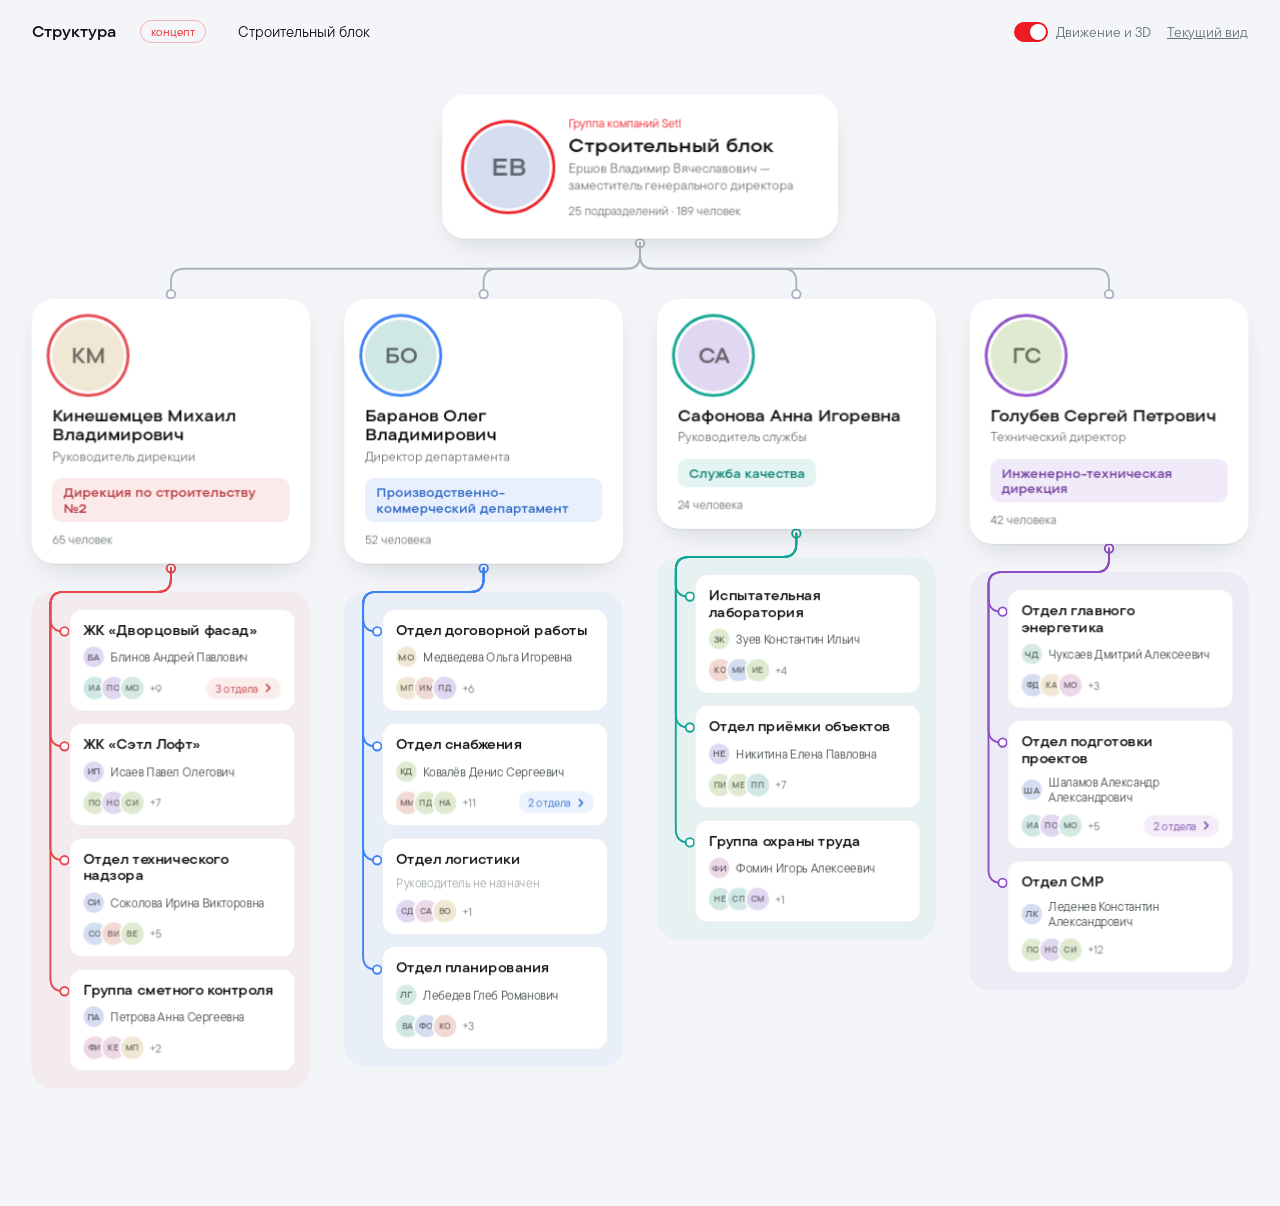
<file: concept/index.html>
<!doctype html>
<html lang="ru">
<head>
<meta charset="utf-8">
<meta name="viewport" content="width=device-width, initial-scale=1">
<title>Структура — концепт</title>
<style>
@font-face { font-family: 'TT Commons Pro'; src: url('../Fonts/TT_Commons_Pro_Regular.otf') format('opentype'); font-weight: 400; }
@font-face { font-family: 'TT Commons Pro'; src: url('../Fonts/TT_Commons_Pro_Bold.otf') format('opentype'); font-weight: 700; }
@font-face { font-family: 'TT Commons Pro Expanded'; src: url('../Fonts/TT_Commons_Pro_Expanded_Regular.otf') format('opentype'); font-weight: 400; }
@font-face { font-family: 'TT Commons Pro Expanded'; src: url('../Fonts/TT_Commons_Pro_Expanded_DemiBold.otf') format('opentype'); font-weight: 600; }

:root {
  --red: #ED1C24;
  --black: #0B0D0E;
  --gray: #41484A;
  --gray-2: #6B7275;
  --line: #A9B4C0;          /* связи между уровнями */
  --bg: #F3F5F8;
  --card: #FFFFFF;
  --f-body: 'TT Commons Pro', sans-serif;
  --f-exp: 'TT Commons Pro Expanded', sans-serif;
  --ease: cubic-bezier(.2, .8, .2, 1);
}
*, *::before, *::after { box-sizing: border-box; margin: 0; padding: 0; }
body { font-family: var(--f-body); color: var(--black); background: var(--bg); min-height: 100vh; }
button { font: inherit; color: inherit; background: none; border: 0; cursor: pointer; }

/* ---------- Шапка ---------- */
.top {
  position: sticky; top: 0; z-index: 10; display: flex; align-items: center; gap: 24px;
  padding: 18px 32px; background: rgba(243, 245, 248, .86); backdrop-filter: blur(12px);
}
.top__title { font-family: var(--f-exp); font-weight: 600; font-size: 15px; }
.top__badge { font-size: 12px; color: var(--red); border: 1px solid rgba(237, 28, 36, .3); border-radius: 100px; padding: 3px 10px; }
.crumbs { display: flex; align-items: center; gap: 6px; flex-wrap: wrap; font-size: 15px; }
.crumbs button { color: var(--gray-2); padding: 4px 8px; border-radius: 8px; }
.crumbs button:hover { color: var(--black); background: #fff; }
.crumbs b { font-weight: 400; color: var(--black); padding: 4px 8px; }
.crumbs i { font-style: normal; color: #B5BDC4; }
.top__right { margin-left: auto; display: flex; align-items: center; gap: 16px; font-size: 14px; color: var(--gray-2); }
.switch { display: inline-flex; align-items: center; gap: 8px; cursor: pointer; user-select: none; }
.switch input { appearance: none; width: 34px; height: 20px; border-radius: 100px; background: #D5DADF; position: relative; transition: background .2s; cursor: pointer; }
.switch input::after { content: ''; position: absolute; top: 2px; left: 2px; width: 16px; height: 16px; border-radius: 50%; background: #fff; transition: transform .2s var(--ease); box-shadow: 0 1px 2px rgba(0,0,0,.2); }
.switch input:checked { background: var(--red); }
.switch input:checked::after { transform: translateX(14px); }
.top a { color: var(--gray-2); }

/* ---------- Полотно ---------- */
.wrap { position: relative; overflow: hidden; padding: 24px 24px 80px; }
.view { position: relative; width: max-content; margin: 0 auto; transform-origin: top left; padding: 8px 8px 40px; }
.links { position: absolute; inset: 0; overflow: visible; pointer-events: none; z-index: 1; }   /* над территориями, под карточками */
.links path { fill: none; stroke-width: 2; stroke-linecap: round; stroke-linejoin: round; transition: opacity .25s, stroke .25s, stroke-width .25s; }
.links .port { stroke-width: 2; fill: #fff; transition: opacity .25s, transform .25s; transform-box: fill-box; transform-origin: center; }
.links.dim path:not(.on):not(.flow), .links.dim .port:not(.on) { opacity: .18; }
.links path.on { stroke: var(--red) !important; stroke-width: 2.5; }
.links .port.on { stroke: var(--red) !important; transform: scale(1.25); }
/* бегущий импульс по выделенному пути — от руководителя вниз */
.links path.flow { stroke: var(--red); stroke-width: 2.5; stroke-dasharray: 2 14; animation: flow 1.1s linear infinite; opacity: .9; }
@keyframes flow { to { stroke-dashoffset: -16; } }

.level { display: flex; flex-direction: column; align-items: center; gap: 64px; position: relative; }
.cols { display: flex; gap: 36px; align-items: flex-start; }
.col { width: 296px; display: flex; flex-direction: column; }

/* ---------- Карточка-портрет: человек на первом плане (куратор, голова ветки) ---------- */
.portrait {
  position: relative; z-index: 2; background: var(--card); border-radius: 24px; padding: 22px 22px 18px;
  box-shadow: 0 1px 2px rgba(16, 24, 40, .06), 0 12px 32px -12px rgba(16, 24, 40, .18);
  transform-style: preserve-3d; transition: transform .35s var(--ease), box-shadow .35s var(--ease);
  cursor: default; will-change: transform;
}
.portrait.can-open { cursor: pointer; }
.portrait__ava {
  width: 76px; height: 76px; border-radius: 50%; display: grid; place-items: center;
  font-family: var(--f-exp); font-weight: 600; font-size: 22px; color: rgba(0,0,0,.55);
  box-shadow: 0 0 0 3px #fff, 0 0 0 6px var(--c); margin-bottom: 16px;
  transform: translateZ(36px);   /* при наклоне аватар «выходит» из карточки */
}
.portrait__name { font-family: var(--f-exp); font-weight: 600; font-size: 17px; line-height: 1.2; transform: translateZ(20px); }
.portrait__role { margin-top: 4px; font-size: 14px; line-height: 1.25; color: var(--gray-2); transform: translateZ(14px); }
.portrait__dept {
  margin-top: 14px; display: inline-block; padding: 7px 12px; border-radius: 10px;
  background: color-mix(in srgb, var(--c) 12%, #fff); color: color-mix(in srgb, var(--c) 80%, #000);
  font-family: var(--f-exp); font-weight: 600; font-size: 13px; line-height: 1.25; transform: translateZ(10px);
}
.portrait__stats { margin-top: 10px; font-size: 13px; color: var(--gray-2); }
.portrait--hero { width: 420px; display: grid; grid-template-columns: auto 1fr; column-gap: 20px; align-items: center; padding: 22px 26px; }
.portrait--hero .portrait__ava { width: 88px; height: 88px; font-size: 26px; margin: 0; grid-row: span 4; }
.portrait--hero .portrait__over { font-size: 13px; color: var(--red); margin-bottom: 4px; }
.portrait--hero .portrait__title { font-family: var(--f-exp); font-weight: 600; font-size: 20px; line-height: 1.2; }

/* ---------- Территория куратора: подразделения на его ветке ---------- */
.terr {
  position: relative; margin-top: 30px; padding: 18px 16px 18px 40px; border-radius: 22px;
  background: color-mix(in srgb, var(--c) 6%, transparent);
  display: flex; flex-direction: column; gap: 12px;
}

/* ---------- Плитка подразделения: название на первом плане ---------- */
.tile {
  position: relative; z-index: 2; background: var(--card); border-radius: 14px; padding: 14px 14px 12px;
  border: 1px solid rgba(16, 24, 40, .07); transform-style: preserve-3d;
  transition: transform .3s var(--ease), box-shadow .3s var(--ease), border-color .3s;
}
.tile:hover { border-color: color-mix(in srgb, var(--c) 45%, transparent); box-shadow: 0 10px 24px -12px rgba(16, 24, 40, .25); }
.tile.can-open { cursor: pointer; }
.tile__name { font-family: var(--f-exp); font-weight: 600; font-size: 14px; line-height: 1.25; }
.tile__head { margin-top: 8px; display: flex; align-items: center; gap: 7px; font-size: 13px; color: var(--gray); }
.tile__head .mini { width: 22px; height: 22px; font-size: 9px; }
.tile__vacant { color: #A0A7AC; }
.tile__foot { margin-top: 10px; display: flex; align-items: center; justify-content: space-between; gap: 8px; }
.stack { display: flex; align-items: center; }
.stack .mini { margin-left: -4px; box-shadow: 0 0 0 2px #fff; font-size: 8px; }
.stack .mini:first-child { margin-left: 0; }
.stack__more { margin-left: 6px; font-size: 12px; color: var(--gray-2); }
.open {
  display: inline-flex; align-items: center; gap: 4px; padding: 4px 8px 4px 10px; border-radius: 100px;
  font-size: 12px; color: color-mix(in srgb, var(--c) 85%, #000); background: color-mix(in srgb, var(--c) 10%, #fff);
}
.open svg { transition: transform .25s var(--ease); }
.tile:hover .open svg, .portrait:hover .open svg { transform: translateX(2px); }
.mini {
  width: 24px; height: 24px; border-radius: 50%; display: grid; place-items: center; flex-shrink: 0;
  font-family: var(--f-exp); font-weight: 600; font-size: 9px; color: rgba(0,0,0,.55);
}

/* ---------- Появление ---------- */
.anim .portrait, .anim .tile { opacity: 0; transform: translateY(14px) scale(.98); }
.anim.go .portrait, .anim.go .tile { opacity: 1; transform: none; transition: opacity .5s var(--ease), transform .6s var(--ease); transition-delay: var(--d, 0ms); }

/* Переход между уровнями — View Transitions: плитка перетекает в верхнюю карточку следующего уровня */
::view-transition-old(root) { animation: vt-out .45s var(--ease) both; }
::view-transition-new(root) { animation: vt-in .55s var(--ease) both; }
.back ::view-transition-old(root) { animation-name: vt-out-back; }
.back ::view-transition-new(root) { animation-name: vt-in-back; }
::view-transition-group(focus) { animation-duration: .55s; animation-timing-function: var(--ease); }
@keyframes vt-out { to { opacity: 0; transform: scale(1.06); filter: blur(6px); } }
@keyframes vt-in { from { opacity: 0; transform: scale(.96); } }
@keyframes vt-out-back { to { opacity: 0; transform: scale(.94); filter: blur(6px); } }
@keyframes vt-in-back { from { opacity: 0; transform: scale(1.04); } }

@media (prefers-reduced-motion: reduce) {
  .anim .portrait, .anim .tile { opacity: 1; transform: none; }
  ::view-transition-old(root), ::view-transition-new(root), ::view-transition-group(focus) { animation: none; }
  .links path.flow { animation: none; }
}
</style>
</head>
<body>
<header class="top">
  <div class="top__title">Структура</div>
  <span class="top__badge">концепт</span>
  <nav class="crumbs" id="crumbs"></nav>
  <div class="top__right">
    <label class="switch"><input type="checkbox" id="motion" checked> Движение и 3D</label>
    <a href="../">Текущий вид</a>
  </div>
</header>
<main class="wrap" id="wrap"><div class="view" id="view"></div></main>

<script>
/* ====================================================================
   Концепт оргструктуры. Данные — рыба.
   Узел: { name — подразделение, head — руководитель { name, role } или null,
           people — человек в подразделении, kids — подразделения ниже }
==================================================================== */
const DATA = {
  name: 'Строительный блок', over: 'Группа компаний Setl',
  head: { name: 'Ершов Владимир Вячеславович', role: 'Заместитель генерального директора' }, people: 6,
  kids: [
    { name: 'Дирекция по строительству №2', head: { name: 'Кинешемцев Михаил Владимирович', role: 'Руководитель дирекции' }, people: 8, kids: [
      { name: 'ЖК «Дворцовый фасад»', head: { name: 'Блинов Андрей Павлович', role: 'Заместитель руководителя дирекции' }, people: 12, kids: [
        { name: 'Очередь 1, S = 15 000 м²', head: { name: 'Трембач Роман Андреевич', role: 'Руководитель проекта' }, people: 6 },
        { name: 'Очередь 2, участок 6', head: { name: 'Горобец Владимир Андреевич', role: 'Руководитель проекта' }, people: 9 },
        { name: 'Очередь 3, участок 12', head: { name: 'Дробницкий Кирилл Андреевич', role: 'Руководитель проекта' }, people: 7 },
      ] },
      { name: 'ЖК «Сэтл Лофт»', head: { name: 'Исаев Павел Олегович', role: 'Руководитель проекта' }, people: 10 },
      { name: 'Отдел технического надзора', head: { name: 'Соколова Ирина Викторовна', role: 'Начальник отдела' }, people: 8 },
      { name: 'Группа сметного контроля', head: { name: 'Петрова Анна Сергеевна', role: 'Руководитель группы' }, people: 5 },
    ] },
    { name: 'Производственно-коммерческий департамент', head: { name: 'Баранов Олег Владимирович', role: 'Директор департамента' }, people: 5, kids: [
      { name: 'Отдел договорной работы', head: { name: 'Медведева Ольга Игоревна', role: 'Начальник отдела' }, people: 9 },
      { name: 'Отдел снабжения', head: { name: 'Ковалёв Денис Сергеевич', role: 'Начальник отдела' }, people: 14, kids: [
        { name: 'Группа закупок', head: { name: 'Орлова Мария Андреевна', role: 'Руководитель группы' }, people: 6 },
        { name: 'Складское хозяйство', head: { name: 'Титов Артём Николаевич', role: 'Руководитель группы' }, people: 8 },
      ] },
      { name: 'Отдел логистики', head: null, people: 4 },
      { name: 'Отдел планирования', head: { name: 'Лебедев Глеб Романович', role: 'Начальник отдела' }, people: 6 },
    ] },
    { name: 'Служба качества', head: { name: 'Сафонова Анна Игоревна', role: 'Руководитель службы' }, people: 3, kids: [
      { name: 'Испытательная лаборатория', head: { name: 'Зуев Константин Ильич', role: 'Начальник лаборатории' }, people: 7 },
      { name: 'Отдел приёмки объектов', head: { name: 'Никитина Елена Павловна', role: 'Начальник отдела' }, people: 10 },
      { name: 'Группа охраны труда', head: { name: 'Фомин Игорь Алексеевич', role: 'Руководитель группы' }, people: 4 },
    ] },
    { name: 'Инженерно-техническая дирекция', head: { name: 'Голубев Сергей Петрович', role: 'Технический директор' }, people: 4, kids: [
      { name: 'Отдел главного энергетика', head: { name: 'Чуксаев Дмитрий Алексеевич', role: 'Главный энергетик' }, people: 6 },
      { name: 'Отдел подготовки проектов', head: { name: 'Шаламов Александр Александрович', role: 'Начальник отдела' }, people: 8, kids: [
        { name: 'BIM-группа', head: { name: 'Попов Максим Сергеевич', role: 'Руководитель группы' }, people: 5 },
        { name: 'Группа ПОС и ППР', head: { name: 'Кузьмина Дарья Олеговна', role: 'Руководитель группы' }, people: 4 },
      ] },
      { name: 'Отдел СМР', head: { name: 'Леденев Константин Александрович', role: 'Начальник отдела' }, people: 15 },
    ] },
  ],
};

// Цвета «территорий» кураторов; дальше вглубь ветка сохраняет свой цвет
const HUES = ['#E5484D', '#3C83F6', '#12A594', '#8E4EC6', '#F0811A', '#0090FF'];
const AVA = ['#F2D9D4', '#D4EAE2', '#D4DEF0', '#E0D8F0', '#F0E8D4', '#D0E8E4', '#EDD8E8', '#E0EAD0'];
const SUR = ['Иванова', 'Смирнов', 'Кузнецова', 'Попов', 'Васильева', 'Петров', 'Соколова', 'Михайлов', 'Новикова', 'Фёдоров', 'Морозова', 'Волков'];
const NAM = ['Анна', 'Иван', 'Мария', 'Олег', 'Елена', 'Денис', 'Ольга', 'Павел'];

const hashColor = s => { let h = 0; for (const ch of s) h = ch.charCodeAt(0) + ((h << 5) - h); return AVA[Math.abs(h) % AVA.length]; };
const inits = s => s.split(/\s+/).slice(0, 2).map(w => w[0]).join('').toUpperCase();
const esc = s => String(s).replace(/[&<>"]/g, c => ({ '&': '&amp;', '<': '&lt;', '>': '&gt;', '"': '&quot;' }[c]));
const plural = (n, f) => f[(n % 10 === 1 && n % 100 !== 11) ? 0 : (n % 10 >= 2 && n % 10 <= 4 && (n % 100 < 10 || n % 100 >= 20)) ? 1 : 2];
const peopleIn = n => (n.people || 0) + (n.kids || []).reduce((a, k) => a + peopleIn(k), 0);
const deptsIn = n => (n.kids || []).reduce((a, k) => a + 1 + deptsIn(k), 0);
const ava = (name, cls = 'mini') => `<span class="${cls}" style="background:${hashColor(name)}">${esc(inits(name))}</span>`;
const chevron = '<svg width="12" height="12" viewBox="0 0 12 12" fill="none"><path d="M4.5 2.5L8 6l-3.5 3.5" stroke="currentColor" stroke-width="1.6" stroke-linecap="round" stroke-linejoin="round"/></svg>';

// придумать людей отдела для стопки аватарок
function crowd(n, seed) {
  const out = [];
  for (let i = 0; i < Math.min(3, n); i++) out.push(`${SUR[(seed + i * 5) % SUR.length]} ${NAM[(seed + i * 3) % NAM.length]}`);
  return out;
}

const motionOn = () => document.getElementById('motion').checked && !matchMedia('(prefers-reduced-motion: reduce)').matches;

/* ---------- Отрисовка уровня ---------- */
let path = [];        // путь от корня: узлы
let hueOf = new Map();

function headHTML(n) {
  const h = n.head;
  const stats = `${deptsIn(n)} ${plural(deptsIn(n), ['подразделение', 'подразделения', 'подразделений'])} · ${peopleIn(n)} ${plural(peopleIn(n), ['человек', 'человека', 'человек'])}`;
  return `<div class="portrait portrait--hero tilt" data-id="hero" style="--c:var(--red)">
    ${ava(h ? h.name : n.name, 'portrait__ava')}
    <div class="portrait__over">${esc(path.length > 1 ? path[path.length - 2].name : n.over || '')}</div>
    <div class="portrait__title">${esc(n.name)}</div>
    ${h ? `<div class="portrait__role">${esc(h.name)} — ${esc(h.role.toLowerCase())}</div>` : ''}
    <div class="portrait__stats">${stats}</div>
  </div>`;
}

function columnHTML(k, i) {
  const c = hueOf.get(k);
  const h = k.head;
  const open = k.kids && k.kids.length;
  const tiles = (k.kids || []).map((t, j) => tileHTML(t, c, i, j)).join('');
  return `<div class="col" style="--c:${c}">
    <div class="portrait tilt${open ? '' : ''}" data-col="${i}" style="--d:${120 + i * 70}ms">
      ${ava(h ? h.name : k.name, 'portrait__ava')}
      <div class="portrait__name">${esc(h ? h.name : 'Без руководителя')}</div>
      ${h ? `<div class="portrait__role">${esc(h.role)}</div>` : ''}
      <div class="portrait__dept">${esc(k.name)}</div>
      <div class="portrait__stats">${peopleIn(k)} ${plural(peopleIn(k), ['человек', 'человека', 'человек'])}</div>
    </div>
    ${tiles ? `<div class="terr" data-terr="${i}">${tiles}</div>` : ''}
  </div>`;
}

function tileHTML(t, c, i, j) {
  const open = t.kids && t.kids.length;
  const people = crowd(t.people || 0, i * 7 + j * 3);
  return `<div class="tile tilt${open ? ' can-open' : ''}" data-col="${i}" data-tile="${j}" style="--c:${c};--d:${260 + i * 70 + j * 45}ms">
    <div class="tile__name">${esc(t.name)}</div>
    <div class="tile__head">${t.head ? `${ava(t.head.name)}<span>${esc(t.head.name)}</span>` : '<span class="tile__vacant">Руководитель не назначен</span>'}</div>
    <div class="tile__foot">
      <div class="stack">${people.map(p => ava(p)).join('')}${t.people > 3 ? `<span class="stack__more">+${t.people - 3}</span>` : ''}</div>
      ${open ? `<span class="open">${t.kids.length} ${plural(t.kids.length, ['отдел', 'отдела', 'отделов'])} ${chevron}</span>` : ''}
    </div>
  </div>`;
}

function render(node) {
  const view = document.getElementById('view');
  // цвета: у первого уровня — свои, ниже — цвет родительской ветки
  const base = path.length > 1 ? hueOf.get(path[1]) : null;
  (node.kids || []).forEach((k, i) => hueOf.set(k, base || HUES[i % HUES.length]));
  (node.kids || []).forEach(k => (k.kids || []).forEach(t => hueOf.set(t, hueOf.get(k))));
  view.innerHTML = `<svg class="links" id="links"></svg>
    <div class="level${motionOn() ? ' anim' : ''}" id="level">
      ${headHTML(node)}
      ${node.kids && node.kids.length ? `<div class="cols">${node.kids.map(columnHTML).join('')}</div>` : ''}
    </div>`;
  renderCrumbs();
  bindLevel(node);
  fit();
  drawLinks();
  if (motionOn()) requestAnimationFrame(() => requestAnimationFrame(() => document.getElementById('level').classList.add('go')));
}

function renderCrumbs() {
  document.getElementById('crumbs').innerHTML = path.map((n, i) => i < path.length - 1
    ? `<button data-i="${i}">${esc(n.name)}</button><i>/</i>` : `<b>${esc(n.name)}</b>`).join('');
  document.querySelectorAll('#crumbs button').forEach(b => b.onclick = () => go(path.slice(0, +b.dataset.i + 1), true));
}

/* ---------- Масштаб под ширину окна ---------- */
let scale = 1;
function fit() {
  const view = document.getElementById('view'), wrap = document.getElementById('wrap');
  view.style.transform = '';
  const w = view.offsetWidth, avail = wrap.clientWidth - 48;
  scale = Math.min(1, avail / w);
  view.style.transform = scale < 1 ? `scale(${scale})` : '';
  view.style.marginLeft = scale < 1 ? '0' : '';
  wrap.style.height = scale < 1 ? (view.offsetHeight * scale + 104) + 'px' : '';
}

/* ---------- Связи: явные, у каждой — свой руководитель; кружки-порты на концах ---------- */
// у каждого пути — список «цепочек», к которым он относится (для подсветки пути до верха)
function drawLinks(animate = true) {
  const view = document.getElementById('view'), svg = document.getElementById('links');
  // положение без учёта transform (появление, наклон): по offset-цепочке до полотна
  const box = el => {
    let l = 0, t = 0, e = el;
    while (e && e !== view) { l += e.offsetLeft; t += e.offsetTop; e = e.offsetParent; }
    return { l, t, r: l + el.offsetWidth, b: t + el.offsetHeight };
  };
  svg.setAttribute('width', view.offsetWidth); svg.setAttribute('height', view.offsetHeight);
  const R = 14;
  const parts = [];
  const add = (d, color, chains, depth) => parts.push({ d, color, chains, depth });
  const port = (x, y, color, chains, depth) => parts.push({ port: [x, y], color, chains, depth });

  const hero = view.querySelector('[data-id="hero"]');
  const cols = [...view.querySelectorAll('.col')];
  if (hero && cols.length) {
    const h = box(hero), hx = (h.l + h.r) / 2;
    const tops = cols.map(c => box(c.querySelector('.portrait')));
    const railY = (h.b + Math.min(...tops.map(t => t.t))) / 2;
    const P = 5;   // кружок-порт — снаружи у края карточки, целиком виден
    port(hx, h.b + P, 'var(--line)', tops.map((_, i) => 'c' + i), 0);
    tops.forEach((t, i) => {
      const cx = (t.l + t.r) / 2, s = Math.sign(cx - hx), r = Math.min(R, Math.abs(cx - hx) / 2);
      const d = Math.abs(cx - hx) < 1 ? `M${hx},${h.b + P} V${t.t - P}`
        : `M${hx},${h.b + P} V${railY - r} Q${hx},${railY} ${hx + s * r},${railY} H${cx - s * r} Q${cx},${railY} ${cx},${railY + r} V${t.t - P}`;
      add(d, 'var(--line)', ['c' + i], 0);
      port(cx, t.t - P, 'var(--line)', ['c' + i], 1);
    });
  }
  // ветка куратора: от карточки вниз и вдоль левого края территории; к каждой плитке — отвод с портом
  cols.forEach((col, i) => {
    const terr = col.querySelector('.terr');
    if (!terr) return;
    const color = getComputedStyle(col).getPropertyValue('--c').trim();
    const p = box(col.querySelector('.portrait')), tr = box(terr);
    const px = (p.l + p.r) / 2, sx = tr.l + 20;
    port(px, p.b + 5, color, [...col.querySelectorAll('.tile')].map((_, j) => `c${i}t${j}`).concat('c' + i), 1);
    col.querySelectorAll('.tile').forEach((tile, j) => {
      const t = box(tile), ty = t.t + 24;
      const d = `M${px},${p.b + 5} V${tr.t - R} Q${px},${tr.t} ${px - R},${tr.t} H${sx + R} Q${sx},${tr.t} ${sx},${tr.t + R} V${ty - R} Q${sx},${ty} ${sx + R},${ty} H${t.l - 5}`;
      add(d, color, [`c${i}t${j}`], 2);
      port(t.l - 5, ty, color, [`c${i}t${j}`], 3);
    });
  });

  svg.innerHTML = parts.map((p, k) => p.port
    ? `<circle class="port" data-ch="${p.chains.join(' ')}" cx="${p.port[0]}" cy="${p.port[1]}" r="4.5" style="stroke:${p.color}" data-depth="${p.depth}"/>`
    : `<path data-ch="${p.chains.join(' ')}" d="${p.d}" style="stroke:${p.color}" data-depth="${p.depth}"/>`).join('');

  if (animate && motionOn()) {   // линии прорисовываются сверху вниз, порты «включаются» следом
    svg.querySelectorAll('path').forEach(el => {
      const L = el.getTotalLength();
      el.style.strokeDasharray = L; el.style.strokeDashoffset = L;
      el.animate([{ strokeDashoffset: L }, { strokeDashoffset: 0 }],
        { duration: 700, delay: 250 + +el.dataset.depth * 260, easing: 'cubic-bezier(.4,0,.2,1)', fill: 'forwards' })
        .onfinish = () => { el.style.strokeDasharray = ''; el.style.strokeDashoffset = ''; };
    });
    svg.querySelectorAll('.port').forEach(el => el.animate([{ opacity: 0, transform: 'scale(0)' }, { opacity: 1, transform: 'scale(1)' }],
      { duration: 300, delay: 450 + +el.dataset.depth * 260, easing: 'cubic-bezier(.3,1.6,.5,1)', fill: 'backwards' }));
  }
}

/* ---------- Подсветка пути до верха ---------- */
function highlight(chain) {
  const svg = document.getElementById('links');
  svg.querySelectorAll('.flow').forEach(e => e.remove());
  if (!chain) { svg.classList.remove('dim'); svg.querySelectorAll('.on').forEach(e => e.classList.remove('on')); return; }
  const col = chain.match(/^c\d+/)[0];
  svg.classList.add('dim');
  svg.querySelectorAll('[data-ch]').forEach(e => {
    const ch = e.dataset.ch.split(' ');
    e.classList.toggle('on', ch.includes(chain) || ch.includes(col) && e.dataset.depth <= 1);
  });
  if (motionOn()) svg.querySelectorAll('path.on').forEach(p => { const f = p.cloneNode(); f.classList.remove('on'); f.classList.add('flow'); svg.appendChild(f); });
}

/* ---------- 3D: карточка наклоняется вслед за курсором ---------- */
function tilt(el, max) {
  el.addEventListener('pointermove', e => {
    if (!motionOn()) return;
    const r = el.getBoundingClientRect();
    const x = (e.clientX - r.left) / r.width - .5, y = (e.clientY - r.top) / r.height - .5;
    el.style.transition = 'transform .08s linear, box-shadow .35s';
    el.style.transform = `perspective(900px) rotateY(${x * max}deg) rotateX(${-y * max}deg) translateZ(6px)`;
    if (el.classList.contains('portrait')) el.style.boxShadow = `${-x * 18}px ${14 - y * 10}px 40px -14px rgba(16,24,40,.28), 0 1px 2px rgba(16,24,40,.06)`;
  });
  el.addEventListener('pointerleave', () => { el.style.transition = ''; el.style.transform = ''; el.style.boxShadow = ''; });
}

function bindLevel(node) {
  const view = document.getElementById('view');
  view.querySelectorAll('.portrait').forEach(el => tilt(el, 10));
  view.querySelectorAll('.tile').forEach(el => tilt(el, 6));
  view.querySelectorAll('.col').forEach((col, i) => {
    const k = node.kids[i];
    col.querySelector('.portrait').addEventListener('pointerenter', () => highlight('c' + i));
    col.querySelector('.portrait').addEventListener('pointerleave', () => highlight(null));
    if (k.kids && k.kids.length) {
      const p = col.querySelector('.portrait');
      p.classList.add('can-open');
      p.addEventListener('click', () => open(p, k));
    }
    col.querySelectorAll('.tile').forEach((tile, j) => {
      tile.addEventListener('pointerenter', () => highlight(`c${i}t${j}`));
      tile.addEventListener('pointerleave', () => highlight(null));
      const t = k.kids[j];
      if (t.kids && t.kids.length) tile.addEventListener('click', () => open(tile, t, k));
    });
  });
}

/* ---------- Переход внутрь: плитка перетекает в верхнюю карточку ---------- */
function open(el, node, parent) {
  const next = parent ? [...path, parent, node] : [...path, node];
  if (parent) hueOf.set(parent, hueOf.get(parent));
  el.style.viewTransitionName = 'focus';
  go(next, false);
}

function go(nextPath, back) {
  const apply = () => {
    path = nextPath;
    render(path[path.length - 1]);
    const hero = document.querySelector('[data-id="hero"]');
    if (hero) hero.style.viewTransitionName = 'focus';
  };
  if (!document.startViewTransition || !motionOn()) { apply(); window.scrollTo(0, 0); return; }
  document.documentElement.classList.toggle('back', back);
  const vt = document.startViewTransition(apply);
  vt.finished.finally(() => {
    document.documentElement.classList.remove('back');
    const hero = document.querySelector('[data-id="hero"]');
    if (hero) hero.style.viewTransitionName = '';
  });
  window.scrollTo({ top: 0, behavior: 'smooth' });
}

document.getElementById('motion').addEventListener('change', () => render(path[path.length - 1]));
window.addEventListener('resize', () => { fit(); drawLinks(false); });
document.fonts.ready.then(() => { path = [DATA]; render(DATA); });
</script>
</body>
</html>
</file>
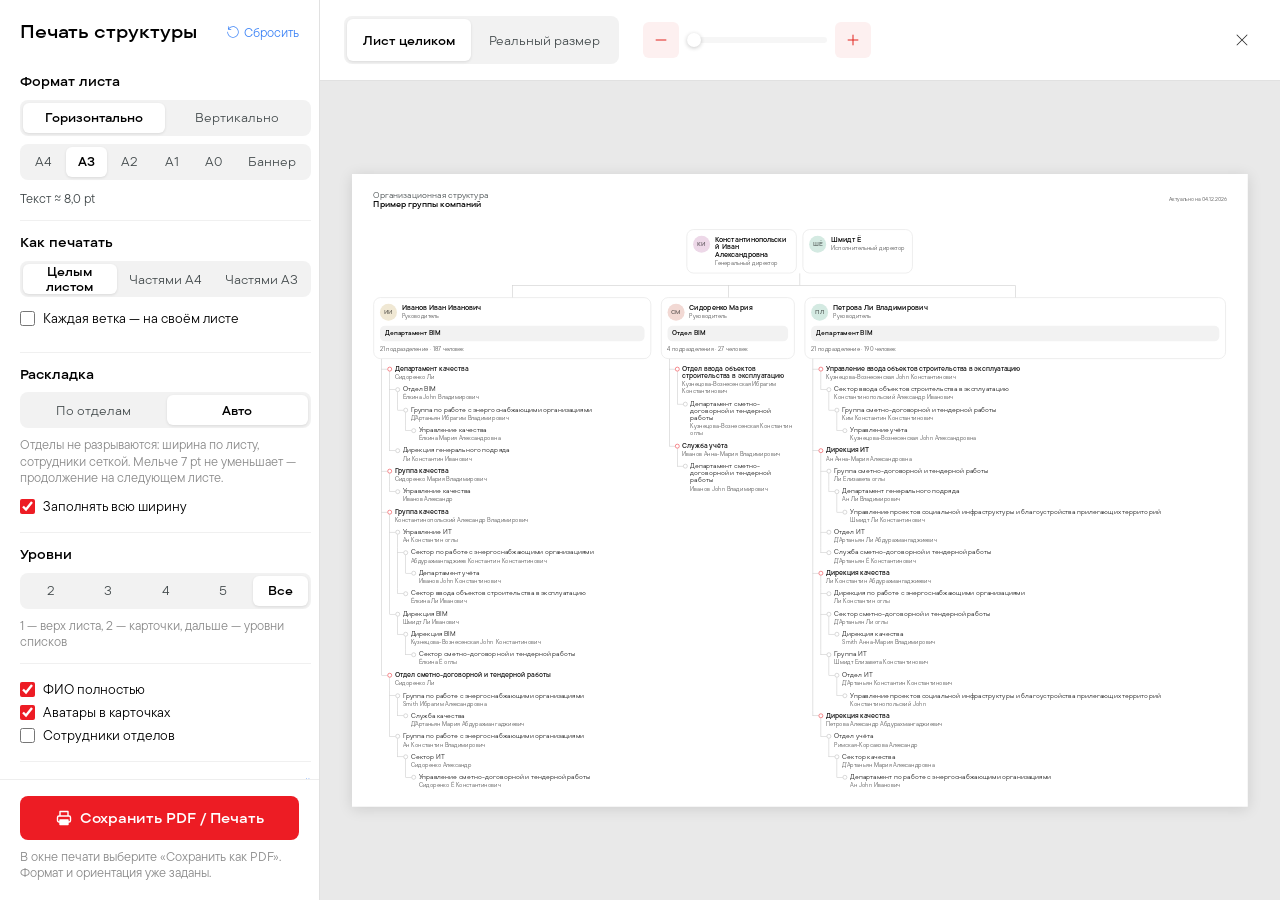
<file: print-example/index.html>
<!doctype html>
<html lang="ru">
<head>
<meta charset="utf-8">
<title>Печать оргструктуры — пример</title>
<link rel="stylesheet" href="../print.css?v=20261109b">
<!-- Выдуманная структура в формате component.php (window.STRUCTURE_PRINT): люди и отделы случайные -->
<script src="payload-example.js"></script>
</head>
<body>
<script type="module">
  // Как print-page.js на странице печати. Открывать через веб-сервер (ES-модули не работают с file://),
  // на GitHub Pages открывается сразу
  import { openPrintPreview } from '../print.js?v=20261109b';
  openPrintPreview(window.STRUCTURE_PRINT, {
    onClose: () => { document.body.textContent = 'Окно печати закрыто (onClose).'; },
    banner: true,   // false — без формата «Баннер»
  });
</script>
</body>
</html>
</file>
<file: print.css>
/* ====================================================================
   ПЕЧАТЬ СТРУКТУРЫ — стили предпросмотра и листа (см. print.js)
   Размеры листа — в «натуральных» px, на листе всё масштабируется целиком.
   Файл самодостаточный: шрифты, токены и компоненты страницы, которые использует
   предпросмотр (поиск, масштаб, крестик, полоса прокрутки), — здесь же, внутри #pp.
==================================================================== */

/* Шрифты. Пути — относительно этого файла; при встраивании поменять на свои */
@font-face { font-family: 'TT Commons Pro'; src: url('Fonts/TT_Commons_Pro_Regular.otf') format('opentype'); font-weight: 400; }
@font-face { font-family: 'TT Commons Pro'; src: url('Fonts/TT_Commons_Pro_Bold.otf') format('opentype'); font-weight: 700; }
@font-face { font-family: 'TT Commons Pro Expanded'; src: url('Fonts/TT_Commons_Pro_Expanded_Regular.otf') format('opentype'); font-weight: 400; }
@font-face { font-family: 'TT Commons Pro Expanded'; src: url('Fonts/TT_Commons_Pro_Expanded_DemiBold.otf') format('opentype'); font-weight: 600; }
@font-face { font-family: 'TT Commons Pro Expanded'; src: url('Fonts/TT_Commons_Pro_Expanded_Bold.otf') format('opentype'); font-weight: 700; }

/* Токены — на предпросмотре и на невидимом замере (.pp-probe — вне #pp, прямо в body) */
#pp, .pp-probe {
  --red: #ED1C24;
  --black: #000000;
  --f-body: 'TT Commons Pro', sans-serif;
  --f-exp: 'TT Commons Pro Expanded', sans-serif;
  --scrollbar-track: #f4f3f3;
  --scrollbar-thumb: #dedcdc;
  --scrollbar-thumb-hover: #bdb9b8;
  line-height: 1.2;
}
/* Сброс отступов, как на странице; :where — нулевая специфичность, правила ниже его перекрывают */
:where(#pp, .pp-probe), :where(#pp, .pp-probe) *, :where(#pp, .pp-probe) *::before, :where(#pp, .pp-probe) *::after {
  box-sizing: border-box; margin: 0; padding: 0;
}

body.pp-open { overflow: hidden; }

/* ---------- Компоненты страницы (копии из index.html) ---------- */
/* Полоса прокрутки xs (setl-akademiya-ui-kit) */
:where(#pp) .scroll-xs { overflow: auto; }
@supports not selector(::-webkit-scrollbar) {
  :where(#pp) .scroll-xs { scrollbar-color: var(--scrollbar-thumb) var(--scrollbar-track); scrollbar-width: thin; }
}
:where(#pp) .scroll-xs::-webkit-scrollbar { width: 12px; height: 12px; }
:where(#pp) .scroll-xs::-webkit-scrollbar-button { display: none; }
:where(#pp) .scroll-xs::-webkit-scrollbar-corner { background: transparent; }
:where(#pp) .scroll-xs::-webkit-scrollbar-track,
:where(#pp) .scroll-xs::-webkit-scrollbar-thumb { border-radius: 100px; border: 4px solid transparent; background-clip: padding-box; }
:where(#pp) .scroll-xs::-webkit-scrollbar-track { background-color: var(--scrollbar-track); }
:where(#pp) .scroll-xs::-webkit-scrollbar-thumb { background-color: var(--scrollbar-thumb); }
:where(#pp) .scroll-xs::-webkit-scrollbar-thumb:hover { background-color: var(--scrollbar-thumb-hover); }
/* Поле поиска */
:where(#pp) .search-wrap { position: relative; flex: 1 0 0; }
:where(#pp) .search-input {
  width: 100%; height: 36px; padding: 0 40px 0 12px; border: none; border-radius: 12px;
  font-family: var(--f-exp); font-size: 16px; letter-spacing: 0.02em; outline: none;
  background: #f6f6f6; color: var(--black); transition: background 0.15s;
}
:where(#pp) .search-input:focus { background: #eeeeee; }
:where(#pp) .search-input::placeholder { color: #7c7c7c; }
:where(#pp) .search-icon {
  position: absolute; right: 14px; left: auto; top: 50%; transform: translateY(-50%);
  color: rgba(0,0,0,0.32); pointer-events: none;
}
:where(#pp) .search-clear {
  position: absolute; right: 8px; top: 50%; transform: translateY(-50%);
  width: 24px; height: 24px; border: none; border-radius: 6px; background: none;
  display: none; place-items: center; cursor: pointer;
  color: rgba(0,0,0,0.45); transition: color 0.15s, background 0.15s;
}
:where(#pp) .search-clear:hover { color: var(--black); background: rgba(0,0,0,0.05); }
:where(#pp) .search-wrap.has-value .search-icon { display: none; }
:where(#pp) .search-wrap.has-value .search-clear { display: grid; }
/* Масштаб */
:where(#pp) .zoom-group { display: flex; align-items: center; gap: 8px; }
:where(#pp) .zoom-slider {
  -webkit-appearance: none; appearance: none; width: 140px; height: 6px;
  border-radius: 4px; outline: none; border: none; cursor: pointer; background: #f6f6f6;
}
:where(#pp) .zoom-slider::-webkit-slider-thumb {
  -webkit-appearance: none; width: 14px; height: 14px; border-radius: 50%;
  background: #fff; box-shadow: 0 1px 4px rgba(0,0,0,0.22); cursor: pointer;
}
:where(#pp) .zoom-slider::-moz-range-thumb {
  width: 14px; height: 14px; border-radius: 50%; border: none;
  background: #fff; box-shadow: 0 1px 4px rgba(0,0,0,0.22); cursor: pointer;
}
:where(#pp) .zoom-btn {
  width: 36px; height: 36px; background: #fdf0f0; border: none; border-radius: 6px; cursor: pointer;
  display: flex; align-items: center; justify-content: center; flex-shrink: 0; transition: background 0.15s;
}
:where(#pp) .zoom-btn:hover { background: #fad8d8; }
/* Крестик закрытия (как в модалках) */
:where(#pp) .vm-close {
  background: none; border: none; cursor: pointer; padding: 2px;
  display: flex; align-items: center; justify-content: center;
  flex-shrink: 0; width: 28px; height: 28px; color: #282828; border-radius: 4px; transition: color 0.13s;
}
:where(#pp) .vm-close:hover { color: #1A68E8; }
:where(#pp) .vm-close:active { color: #0958D9; }
:where(#pp) .vm-close:focus-visible { outline: 3px solid rgba(60,131,246,0.3); border-radius: 6px; }

#pp {
  position: fixed; inset: 0; z-index: 10000;
  display: flex; background: #e9e9e9;
  font-family: var(--f-body); color: var(--black);
}

/* ---------- Левая панель ---------- */
.pp-panel {
  width: 320px; flex-shrink: 0; display: flex; flex-direction: column;
  background: #fff; border-right: 1px solid #e1e1e1;
}
.pp-panel__head {
  display: flex; align-items: center; justify-content: space-between;
  padding: 20px 20px 16px;
}
.pp-panel__title { font-family: var(--f-exp); font-weight: 600; font-size: 18px; }
/* «Сбросить» — как ссылки «все · ни одной», с иконкой сброса из масштаба страницы */
.pp-reset {
  display: inline-flex; align-items: center; gap: 4px;
  border: none; background: none; padding: 4px 0; cursor: pointer;
  font-family: var(--f-body); font-size: 13px; color: #3c83f6;
}
.pp-reset:hover { text-decoration: underline; }
/* Прокручивается вся панель (полоса — .scroll-xs); кнопка «Сохранить PDF» закреплена внизу */
.pp-panel__body { flex: 1; min-height: 0; overflow-y: auto; padding: 0 8px 0 20px; }   /* справа 8 + полоса 12 = 20 */
.pp-panel__foot { padding: 16px 20px 20px; border-top: 1px solid #eee; }

.pp-group { padding: 14px 0; border-bottom: 1px solid #f0f0f0; }
.pp-group--grow { border-bottom: none; }
.pp-gtitle {
  display: flex; align-items: baseline; gap: 8px; margin-bottom: 10px;
  font-family: var(--f-exp); font-weight: 600; font-size: 13px;
}
.pp-hint { font-family: var(--f-body); font-weight: 400; font-size: 13px; color: #8a8a8a; }
.pp-hint--block { display: block; margin-top: 8px; line-height: 1.25; }

.pp-seg { display: flex; background: #f2f2f2; border-radius: 8px; padding: 3px; gap: 2px; }
.pp-seg button {
  flex: 1; height: 30px; border: none; border-radius: 6px; background: transparent;
  font-family: var(--f-exp); font-size: 12px; color: #41484a; cursor: pointer;
}
.pp-seg button:hover { color: var(--black); }
.pp-seg button.on { background: #fff; color: var(--black); font-weight: 600; box-shadow: 0 1px 3px rgba(0,0,0,0.1); }
.pp-seg--orient { margin-bottom: 8px; }
.pp-seg button:disabled { opacity: 0.4; cursor: default; }
.pp-seg button:disabled:hover { color: #41484a; }
#pp-format button { flex: 1 1 auto; padding: 0 6px; }   /* по ширине текста: «Баннер» шире «A4» */
.pp-check--off { opacity: 0.4; cursor: default; }
.pp-check--off input { cursor: default; }

.pp-fit { margin-top: 10px; font-size: 13px; color: #41484a; line-height: 1.3; }
.pp-fit.warn { color: #d33831; }
.pp-fit button, .pp-links button {
  border: none; background: none; padding: 0; cursor: pointer;
  font: inherit; color: #3c83f6;
}
.pp-fit button:hover, .pp-links button:hover { text-decoration: underline; }
.pp-links { margin-left: auto; font-family: var(--f-body); font-weight: 400; font-size: 13px; color: #b0b0b0; }

.pp-check { display: flex; align-items: center; gap: 8px; font-size: 14px; cursor: pointer; padding: 3px 0; }
.pp-check input { width: 15px; height: 15px; accent-color: var(--red); flex-shrink: 0; cursor: pointer; }
.pp-check--top { margin-top: 10px; }

/* Поиск — компонент страницы .search-wrap; в колонке панели он не должен растягиваться по высоте */
.pp-group--grow .search-wrap { flex: none; margin-bottom: 8px; }
.pp-tree__empty { padding: 12px 0; font-size: 13px; color: #8a8a8a; }
.pp-ti__text { min-width: 0; display: flex; flex-direction: column; }
/* длинные названия и ФИО — полностью, в несколько строк; галочка и стрелка — по первой строке */
.pp-ti__label, .pp-ti__name { overflow-wrap: anywhere; }
.pp-ti__name { font-size: 12px; color: #8a8a8a; }
.pp-ti mark { background: #fde68a; color: inherit; border-radius: 2px; }
.pp-tree { margin: 0 -8px; padding: 0 8px 8px; }
.pp-ti__row { display: flex; align-items: flex-start; gap: 2px; }
.pp-ti__row .pp-check { flex: 1; min-width: 0; font-size: 13px; line-height: 1.2; align-items: flex-start; }
.pp-ti__row .pp-check input { margin-top: 0.5px; }
.pp-ti__arrow {
  width: 20px; height: 20px; flex-shrink: 0; border: none; background: none; border-radius: 4px;
  color: #8a8a8a; cursor: pointer; display: grid; place-items: center;
}
.pp-ti__arrow:hover { background: #f2f2f2; color: var(--black); }
.pp-ti__arrow.open svg { transform: rotate(90deg); }
.pp-ti__arrow.empty { visibility: hidden; }
.pp-ti--chain .pp-ti__label { color: #41484a; }

.pp-btn-primary {
  width: 100%; height: 44px; border: none; border-radius: 8px; cursor: pointer;
  display: flex; align-items: center; justify-content: center; gap: 8px;
  background: var(--red); color: #fff; font-family: var(--f-exp); font-weight: 600; font-size: 14px;
}
.pp-btn-primary:hover { background: #d3141b; }

/* ---------- Область предпросмотра ---------- */
.pp-stage { flex: 1; min-width: 0; display: flex; flex-direction: column; }
.pp-viewbar {
  display: flex; align-items: center; justify-content: space-between; gap: 24px;
  padding: 16px 24px; background: #fff; border-bottom: 1px solid #e1e1e1;
}
.pp-viewbar__left { display: flex; align-items: center; gap: 24px; }
.pp-viewbar .pp-seg button { padding: 0 16px; height: 42px; white-space: nowrap; }
.pp-sheet-wrap { flex: 1; min-height: 0; overflow: auto; display: flex; padding: 32px; cursor: grab; }
.pp-sheet-wrap.dragging { cursor: grabbing; user-select: none; }
.pp-sizer { margin: auto; flex-shrink: 0; }
/* Листы — столбиком; масштаб просмотра — на всю стопку (print.js: ppPlaceSheet) */
.pp-pages { transform-origin: 0 0; display: flex; flex-direction: column; width: max-content; }
.pp-sheet {
  flex-shrink: 0; background: #fff; overflow: hidden;
  box-shadow: 0 4px 24px rgba(0,0,0,0.12);
}
.pp-content { transform-origin: 0 0; width: max-content; font-family: var(--f-body); color: var(--black);
  overflow-wrap: break-word; }   /* слово шире колонки (длинная фамилия, название без пробелов) — переносится, а не вылезает */
.pp-probe { position: absolute; left: -100000px; top: 0; visibility: hidden; }

/* ---------- Содержимое листа ---------- */
.pp-content {
  --pp-ln: #c4c4c4;
  /* серые на листе темнее экранных: мелкий светло-серый текст на бумаге почти пропадает */
  --pp-text-2: #555;   /* ФИО под отделом, должности, счётчики, дата */
  --pp-text-3: #777;   /* «ещё N подразделений» */
}

.pp-content { transform-origin: 0 0; }
/* Шапка листа: размеры в мм для вертикального A4, --hk — множитель формата (A3 ×√2, A2 ×2,
   A1 ×2√2, A0 ×4); у горизонтального листа — на ступень меньше (÷√2).
   Высота шапки с отступом = PP_HEAD_MM × --hk (12 + 8 = 20 мм на A4) — держать в согласии с print.js */
.pp-sheet__head {
  --hk: 1;
  display: flex; align-items: center; gap: calc(6mm * var(--hk));
  height: calc(12mm * var(--hk)); margin-bottom: calc(8mm * var(--hk));
  box-sizing: border-box;   /* всегда по полям; длинное название ветки переносится, а не раздвигает шапку */
}
.pp-sheet__head .pp-logo { height: calc(9mm * var(--hk)); flex-shrink: 0; }
.pp-sheet__title { min-width: 0; overflow-wrap: anywhere; font-family: var(--f-exp); font-size: calc(3.6mm * var(--hk)); line-height: 1.25; color: #41484a; }
.pp-sheet__title b { font-weight: 600; color: var(--black); }
.pp-sheet__date {
  margin-left: auto; padding-left: calc(8mm * var(--hk)); white-space: nowrap;
  font-family: var(--f-body); font-size: calc(2.6mm * var(--hk)); color: #555;
}

.pp-chart { display: flex; flex-direction: column; align-items: center; }

/* Уровни над колонками (совет → исполнительный → руководители блока) и шина к карточкам */
.pp-lvl-wrap { display: flex; flex-direction: column; align-items: stretch; }
.pp-lvl { position: relative; display: flex; gap: 12px; justify-content: center; }
.pp-lvl__label {
  margin-bottom: 12px; padding: 10px 16px; text-align: center;
  border: 1px solid #dcdcdc; border-radius: 14px; background: #fff;
  font-family: var(--f-exp); font-weight: 600; font-size: 13px;
}
.pp-lvl .pp-card--head { position: relative; }
/* шина снизу: короткие отводы от карточек вниз + горизонталь между крайними центрами */
.pp-lvl.bus-bottom::after {
  content: ''; position: absolute; left: 110px; right: 110px; bottom: -12px;
  border-top: 1.5px solid var(--pp-ln);
}
.pp-lvl.bus-bottom .pp-card--head::after {
  content: ''; position: absolute; left: 50%; bottom: -13px; height: 12px; border-left: 1.5px solid var(--pp-ln);
}
/* шина сверху */
.pp-lvl.bus-top::before {
  content: ''; position: absolute; left: 110px; right: 110px; top: -12px;
  border-top: 1.5px solid var(--pp-ln);
}
.pp-lvl.bus-top .pp-card--head::before {
  content: ''; position: absolute; left: 50%; top: -13px; height: 12px; border-left: 1.5px solid var(--pp-ln);
}
/* вертикальная связь между уровнями (24px); у шины — от неё / до неё */
.pp-link { position: relative; height: 24px; }
.pp-link::after {
  content: ''; position: absolute; left: 50%; top: 0; bottom: 0; border-left: 1.5px solid var(--pp-ln);
}
.pp-link.from-bus::after { top: 12px; }
.pp-link.to-bus::after { bottom: 12px; }
.pp-lvl.has-kids { margin-bottom: 24px; }
/* без руководителей блока: колонки сами по себе — без шины и стволов, ряды плотнее */
.pp-chart--no-heads .pp-col::before, .pp-chart--no-heads .pp-col::after,
.pp-chart--no-heads .pp-corridor::after { display: none; }
.pp-chart--no-heads .pp-col { padding-top: 0; }
.pp-lvl.has-kids::after {
  content: ''; position: absolute; left: 50%; bottom: -24px; height: 24px;
  border-left: 1.5px solid var(--pp-ln);
}
.pp-cols { display: flex; gap: 20px; align-items: flex-start; justify-content: center; }
.pp-col { position: relative; width: 220px; padding-top: 24px; }
.pp-col::before {
  content: ''; position: absolute; top: 0; left: -10px; right: -10px;
  border-top: 1.5px solid var(--pp-ln);
}
.pp-col:first-child::before { left: 50%; }
.pp-col:last-child::before { right: 50%; }
.pp-cols.single .pp-col::before { display: none; }

/* Несколько рядов: ствол идёт по центральному проходу к следующему ряду */
.pp-cols + .pp-cols { margin-top: 32px; }
.pp-half { display: flex; gap: 20px; align-items: flex-start; flex-shrink: 0; }
.pp-half--l { justify-content: flex-end; }
.pp-half--l .pp-col:last-child::before { right: -20px; }
.pp-half--r .pp-col:first-child::before { left: -20px; }
.pp-corridor { position: relative; width: 40px; flex-shrink: 0; align-self: stretch; }
.pp-corridor::after {
  content: ''; position: absolute; left: 50%; top: 0; bottom: -32px;
  border-left: 1.5px solid var(--pp-ln);
}
.pp-cols--pass { gap: 0; }
.pp-col::after {
  content: ''; position: absolute; top: 0; left: 50%; height: 24px;
  border-left: 1.5px solid var(--pp-ln);
}

/* Карточки */
.pp-card {
  position: relative; background: #fff; border: 1px solid #dcdcdc; border-radius: 14px; padding: 12px;
}
.pp-card--head { width: 220px; }   /* как карточки 2-го уровня (PP_COL_W) */
.pp-card__person { display: flex; gap: 10px; align-items: flex-start; }
.pp-card__person + .pp-card__person { margin-top: 8px; }   /* второй руководитель отдела */
.pp-ph {
  width: 34px; height: 34px; border-radius: 50%; flex-shrink: 0; overflow: hidden;
  display: grid; place-items: center;
}
.pp-ph img { width: 100%; height: 100%; object-fit: cover; }
.pp-ph span { font-family: var(--f-exp); font-weight: 600; font-size: 11px; color: rgba(0,0,0,0.55); }
.pp-card__text { min-width: 0; display: flex; flex-direction: column; gap: 3px; }
.pp-card__name { font-family: var(--f-exp); font-weight: 600; font-size: 12.5px; line-height: 1.2; }
.pp-card__role { font-size: 12px; line-height: 1.2; color: var(--pp-text-2); }
.pp-card__dept {
  margin-top: 10px; padding: 8px 10px; border-radius: 10px; background: #f2f2f2;
  font-family: var(--f-exp); font-weight: 600; font-size: 11.5px; line-height: 1.25;
}
.pp-card__person + .pp-card__stats { margin-top: 10px; }
.pp-card__stats { margin-top: 8px; font-size: 12px; color: var(--pp-text-2); }

/* Дерево-список под карточкой: кружки и линии, как «Место в структуре» */
.pp-list { position: relative; padding-left: 16px; }
.pp-list--root { margin-left: 12px; padding-top: 10px; }
.pp-split { display: flex; gap: 16px; align-items: flex-start; }
.pp-split > .pp-list--root { flex: 1; min-width: 0; }
.pp-list--root::before {
  content: ''; position: absolute; left: 4px; top: 0; height: 10px;
  border-left: 1.5px solid var(--pp-ln);
}
.pp-item { position: relative; }
.pp-item::before {          /* вертикаль от родителя */
  content: ''; position: absolute; left: -12px; top: 0; bottom: 0;
  border-left: 1.5px solid var(--pp-ln);
}
.pp-item:last-child::before { bottom: auto; height: 10.5px; }
.pp-item::after {           /* отвод к кружку */
  content: ''; position: absolute; left: -12px; top: 10px; width: 12px;
  border-top: 1.5px solid var(--pp-ln);
}
.pp-row { position: relative; padding: 3px 0 7px 15px; }
.pp-item.has-kids > .pp-row::after {   /* от кружка вниз к детям */
  content: ''; position: absolute; left: 4px; top: 15px; bottom: 0;
  border-left: 1.5px solid var(--pp-ln);
}
.pp-dot {
  position: absolute; left: 0; top: 6px; width: 9px; height: 9px; border-radius: 50%;
  border: 1.5px solid #b5b5b5; background: #fff; box-sizing: border-box;
  z-index: 1;   /* поверх линий: линия стопки (::after пункта) рисуется позже кружка */
}
.pp-item--top > .pp-row > .pp-dot { border-color: var(--red); }
.pp-label { font-family: var(--f-exp); font-size: 12px; line-height: 1.2; color: #111; }
.pp-item--top > .pp-row > .pp-label { font-weight: 600; }
.pp-sub { margin-top: 2px; font-size: 12px; line-height: 1.2; color: var(--pp-text-2); }
/* Команда отдела */
.pp-team {
  margin-top: 6px; padding: 6px 8px; border-radius: 8px; background: #f6f6f6;
  display: flex; flex-direction: column; gap: 5px;
}
.pp-card .pp-team { margin-top: 10px; }
/* Карточка ветки над колонками (лист на ветку): сотрудники — в несколько колонок (--tc) */
.pp-card--branch { width: auto; min-width: 220px; }
/* текст карточки ветки переносится: иначе длинное название растягивало карточку шире листа */
.pp-card--branch > .pp-card__person, .pp-card--branch > .pp-card__dept, .pp-card--branch > .pp-card__stats { max-width: 560px; }
.pp-card--branch .pp-team { display: grid; grid-template-columns: repeat(var(--tc, 1), 196px); column-gap: 12px; }
/* Авто-раскладка: сотрудники отдела — сеткой по ширине колонки (широкая колонка — несколько столбцов) */
/* min(180px, 100%) — плашка уже 180 px (глубокий уровень в узкой колонке): один столбец по её ширине,
   иначе столбец вылезал за плашку и ФИО не переносились */
.pp-chart--wide .pp-list .pp-team { display: grid; grid-template-columns: repeat(auto-fill, minmax(min(180px, 100%), 1fr)); column-gap: 12px; }
/* Лист продолжения «По отделам» — окно на общую раскладку */
.pp-window { position: relative; overflow: hidden; }
/* «По отделам» вширь: подразделения отдела — стопками в ряд под ним, шина сверху; в стопке блоки
   друг под другом на общей линии. Размеры — как PP_HGAP / PP_HBUS / PP_STACK_GAP в print.js */
.pp-hrow { position: relative; display: flex; gap: 16px; align-items: flex-start; }
.pp-item--x > .pp-hrow { margin-left: 16px; }
.pp-hcol { position: relative; padding-top: 14px; flex-shrink: 0; }
.pp-hcol::before {                    /* шина: от предыдущей стопки до своего кружка и дальше */
  content: ''; position: absolute; top: 0; left: -16px; right: 0; border-top: 1.5px solid var(--pp-ln);
}
.pp-hcol:first-child::before { left: -12px; }
.pp-hcol:last-child::before { right: auto; width: 21px; }
.pp-hcol:first-child:last-child::before { width: 17px; }
.pp-hcol > .pp-item::before { left: 4px; top: -14px; bottom: auto; height: 20px; }
.pp-hcol > .pp-item + .pp-item { margin-top: 10px; }
.pp-hcol > .pp-item + .pp-item::before { display: none; }
.pp-hcol > .pp-item::after { display: none; }
.pp-hcol > .pp-item:not(:last-child)::after {   /* линия стопки: вдоль блока к кружку следующего */
  display: block; content: ''; position: absolute; left: 4px; top: 6px; bottom: -16px; width: 0;
  border-top: none; border-left: 1.5px solid var(--pp-ln);
}
/* Лист продолжения: над колонкой — её название; закончившиеся колонки — пустое место той же ширины */
.pp-colhead {
  padding: 0 0 8px 12px; border-bottom: 1.5px solid var(--pp-ln);
  font-family: var(--f-exp); font-weight: 600; font-size: 12.5px; line-height: 1.2;
}
.pp-col--cont > .pp-list--root { padding-top: 10px; }
.pp-split > .pp-lane-empty { flex: 1; min-width: 0; }   /* подколонка, кончившаяся на прошлом листе */
/* Сотрудники самой карточки колонки — в начале списка под ней; линия от карточки идёт вдоль
   списка: до последнего сотрудника или дальше, к подразделениям */
.pp-list--root > .pp-team { position: relative; margin: 0 0 6px; }
.pp-list--root > .pp-team::before {
  content: ''; position: absolute; left: -12px; top: 0; bottom: 14px;
  border-left: 1.5px solid var(--pp-ln);
}
.pp-list--root > .pp-team:not(:last-child)::before { bottom: -6px; }
/* Отдел, начатый в соседней подколонке */
.pp-item--cont > .pp-row > .pp-label { color: var(--pp-text-2); }
.pp-cont { font-family: var(--f-body); font-size: 11px; font-style: italic; color: var(--pp-text-3); white-space: nowrap; }
.pp-team__row { display: flex; gap: 6px; align-items: flex-start; }
.pp-team__ava {
  width: 18px; height: 18px; border-radius: 50%; flex-shrink: 0; display: grid; place-items: center;
  font-family: var(--f-exp); font-weight: 600; font-size: 7px; color: rgba(0,0,0,0.55);
}
.pp-team__text { min-width: 0; }
.pp-team__name { font-size: 11.5px; line-height: 1.2; color: #222; }
.pp-team__role { font-size: 10.5px; line-height: 1.2; color: var(--pp-text-2); }
.pp-more { margin-top: 2px; font-size: 11px; line-height: 1.2; color: var(--pp-text-3); }

/* ---------- «Структура» (своя раскладка) ---------- */
.pp-custom { position: relative; }
.pp-custom__lines { position: absolute; left: 0; top: 0; overflow: visible; }
.pp-custom__lines path { fill: none; stroke: var(--pp-ln); stroke-width: 1.5; stroke-linecap: round; }
.pp-custom__node { position: absolute; }
.pp-custom__probe { position: absolute; left: 0; top: 0; width: max-content; }
.pp-card--group, .pp-card--set { width: 220px; display: flex; flex-direction: column; gap: 10px; }
.pp-card--group .pp-card__dept, .pp-card--set .pp-card__dept { margin-top: 0; }
.pp-card__name--block { font-size: 13px; }
.pp-card--set .pp-card__dept .pp-card__role { margin-top: 3px; font-family: var(--f-body); font-weight: 400; }

/* ---------- Печать частями ---------- */
.pp-sheet { position: relative; }
.pp-grid { position: absolute; inset: 0; pointer-events: none; }
.pp-grid__tile {
  position: absolute; border: 1.5px dashed rgba(226,34,28,0.55);
  background: rgba(226,34,28,0.03);
}
.pp-grid__tile span {
  position: absolute; left: 6px; top: 4px;
  font-family: var(--f-exp); font-weight: 600; font-size: 22px; color: rgba(226,34,28,0.6);
}
.pp-tiles { display: none; }
.pp-tile { position: relative; box-sizing: border-box; background: #fff; }
.pp-tile__view { position: relative; overflow: hidden; contain: strict; }
/* contain: strict — размер куска фиксирован, копия большого листа внутри не учитывается
   при подгонке страницы: без этого браузер ужимал куски A4 до ~67% листа */
.pp-tile__glue { position: absolute; z-index: 1; background: rgba(0,0,0,0.06); }
.pp-tile__glue--v { top: 0; bottom: 0; border-left: 0.3mm dashed #999; }
.pp-tile__glue--h { left: 0; right: 0; border-top: 0.3mm dashed #999; }
/* метки реза — на полях листа, точно по краям видимой части */
.pp-tile__cut { position: absolute; }
.pp-tile__cut.h { border-top: 0.25mm solid #555; }
.pp-tile__cut.v { border-left: 0.25mm solid #555; }
.pp-tile__label {
  position: absolute; left: 10mm; right: 10mm; bottom: 2mm;
  font-family: var(--f-body); font-size: 7pt; color: #777; white-space: nowrap; overflow: hidden; text-overflow: ellipsis;
}

/* ---------- Печать: только лист ---------- */
@media print {
  body.pp-open { background: #fff; overflow: visible; }
  html:has(body.pp-open), body.pp-open { margin: 0 !important; padding: 0 !important; }   /* отступы страницы сайта — не в печать */
  body.pp-open > *:not(#pp) { display: none !important; }
  #pp { position: static; display: block; background: none; }
  .pp-panel, .pp-viewbar { display: none !important; }
  .pp-stage, .pp-sheet-wrap { display: block; overflow: visible; padding: 0; }
  .pp-sizer { width: auto !important; height: auto !important; margin: 0; }
  .pp-pages { transform: none !important; gap: 0 !important; display: block; }
  .pp-sheet { box-shadow: none; break-after: page; }
  .pp-sheet:last-child { break-after: auto; }
  #pp * { -webkit-print-color-adjust: exact; print-color-adjust: exact; }
  .pp-grid { display: none; }
  /* печать частями: вместо листа — куски, по одному на страницу */
  body.pp-tiling .pp-sizer { display: none !important; }
  body.pp-tiling .pp-tiles { display: block; }
  .pp-tile { break-after: page; overflow: hidden; }
  .pp-tile:last-child { break-after: auto; }
}
</file>
